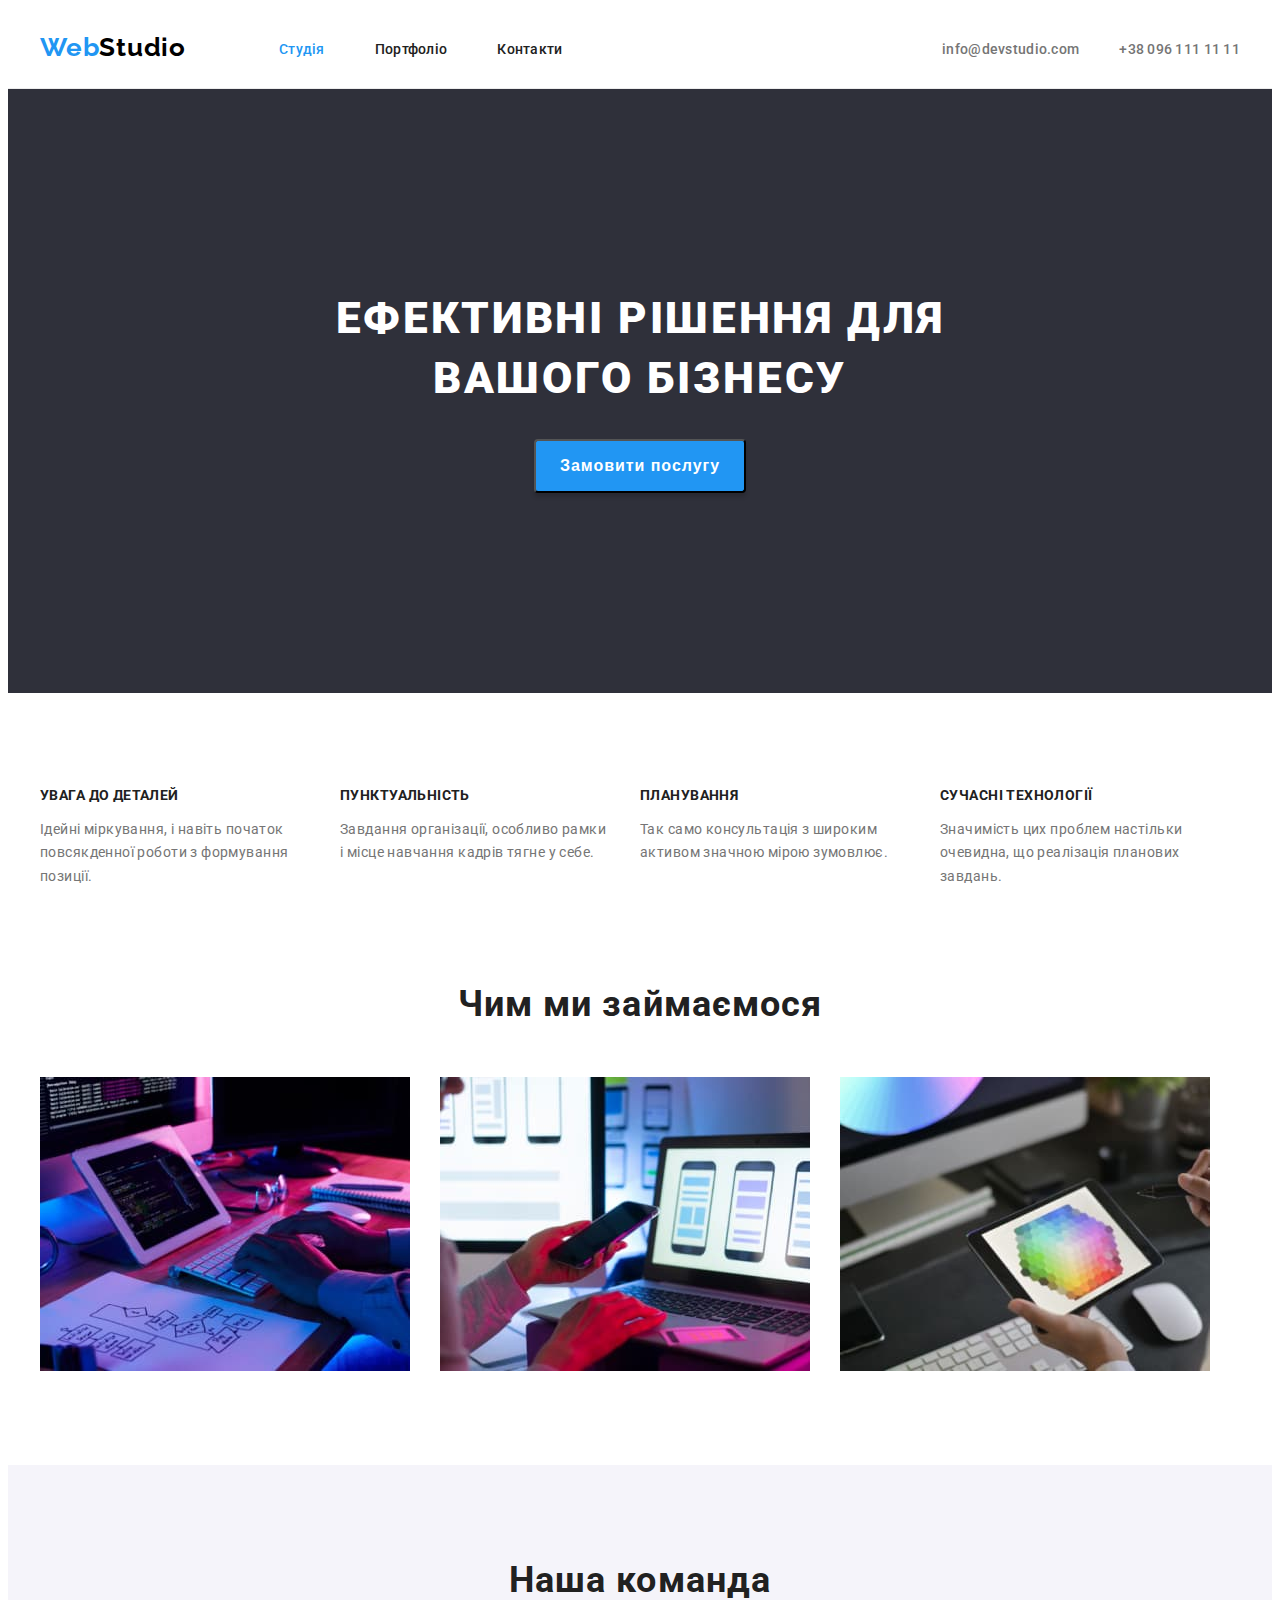
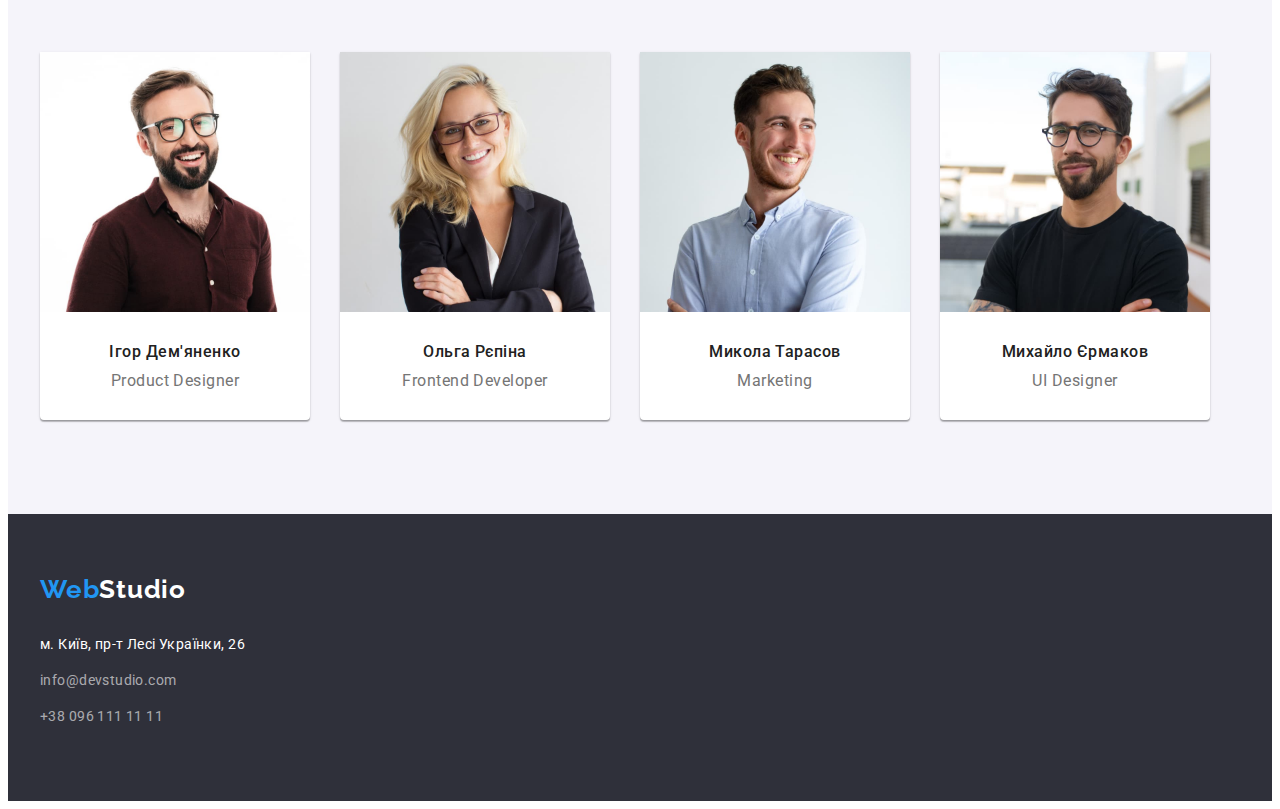
<file: index.html>
<!DOCTYPE html>
<html lang="uk-UA">
  <head>
    <meta charset="UTF-8" />
    <meta name="viewport" content="width=device-width, initial-scale=1.0" />
    <title>Студія</title>
    <link
      href="https://fonts.googleapis.com/css2?family=Raleway:wght@700&family=Roboto:wght@400;500;700;900&display=swap"
      rel="stylesheet"
    />
    <link
      rel="stylesheet"
      href="https://cdnjs.cloudflare.com/ajax/libs/modern-normalize/2.0.0/modern-normalize.min.css"
      integrity="sha512-4xo8blKMVCiXpTaLzQSLSw3KFOVPWhm/TRtuPVc4WG6kUgjH6J03IBuG7JZPkcWMxJ5huwaBpOpnwYElP/m6wg=="
      crossorigin="anonymous"
      referrerpolicy="no-referrer"
    />
    <link rel="stylesheet" href="./css/styles.css" />
  </head>
  <body>
    <!-- Шапка -->
    <header class="header">
      <div class="container">
        <a href="./index.html" class="logo"
          >Web<span class="logo-studio-black">Studio</span></a
        >

        <nav class="nav">
          <ul class="list">
            <li class="item">
              <a href="./index.html" class="link current">Студія</a>
            </li>
            <li class="item">
              <a href="./portfolio.html" class="link">Портфоліо</a>
            </li>
            <li class="item"><a href="" class="link">Контакти</a></li>
          </ul>
        </nav>

        <ul class="info list">
          <li class="item">
            <a href="mailto:info@devstudio.com" class="link"
              >info@devstudio.com</a
            >
          </li>
          <li class="item">
            <a href="tel:380961111111" class="link">+38 096 111 11 11</a>
          </li>
        </ul>
      </div>
    </header>

    <main>
      <!-- Герой -->

      <section class="section hero">
        <div class="container">
          <h1 class="title">Ефективні рішення для вашого бізнесу</h1>
          <button type="button" class="hero-button">Замовити послугу</button>
        </div>
      </section>

      <!-- Особливості -->

      <section class="section features">
        <div class="container">
          <h2 class="visually-hidden">Особливості</h2>

          <ul class="list">
            <li class="item">
              <h3 class="title">УВАГА ДО ДЕТАЛЕЙ</h3>
              <p class="text">
                Ідейні міркування, і навіть початок повсякденної роботи з
                формування позиції.
              </p>
            </li>
            <li class="item">
              <h3 class="title">ПУНКТУАЛЬНІСТЬ</h3>
              <p class="text">
                Завдання організації, особливо рамки і місце навчання кадрів
                тягне у себе.
              </p>
            </li>
            <li class="item">
              <h3 class="title">ПЛАНУВАННЯ</h3>
              <p class="text">
                Так само консультація з широким активом значною мірою зумовлює.
              </p>
            </li>
            <li class="item">
              <h3 class="title">СУЧАСНІ ТЕХНОЛОГІЇ</h3>
              <p class="text">
                Значимість цих проблем настільки очевидна, що реалізація
                планових завдань.
              </p>
            </li>
          </ul>
        </div>
      </section>

      <!-- Чим ми займаємося -->

      <section class="section examples">
        <div class="container">
          <h2 class="title">Чим ми займаємося</h2>

          <ul class="list">
            <li class="item">
              <img
                src="./images/tools/pc.jpg"
                alt="Люитина за комп'ютером"
                width="370"
                height="294"
              />
            </li>
            <li class="item">
              <img
                src="./images/tools/phone.jpg"
                alt="Люитина з телефоном"
                width="370"
                height="294"
              />
            </li>
            <li class="item">
              <img
                src="./images/tools/tablet.jpg"
                alt="Люитина з планшетом"
                width="370"
                height="294"
              />
            </li>
          </ul>
        </div>
      </section>

      <!-- Наша команда -->

      <section class="section team">
        <div class="container">
          <h2 class="title">Наша команда</h2>

          <ul class="list">
            <li class="item">
              <img
                src="./images/team/igor.jpg"
                alt="Фото Ігор Дем'яненко"
                width="270"
                height="260"
              />
              <div class="card">
                <h3 class="card-title">Ігор Дем'яненко</h3>
                <p class="card-text">Product Designer</p>
              </div>
            </li>
            <li class="item">
              <img
                src="./images/team/olya.jpg"
                alt="Фото Ольга Рєпіна"
                width="270"
                height="260"
              />
              <div class="card">
                <h3 class="card-title">Ольга Рєпіна</h3>
                <p class="card-text">Frontend Developer</p>
              </div>
            </li>
            <li class="item">
              <img
                src="./images/team/kolya.jpg"
                alt="Фото Микола Тарасов"
                width="270"
                height="260"
              />
              <div class="card">
                <h3 class="card-title">Микола Тарасов</h3>
                <p class="card-text">Marketing</p>
              </div>
            </li>
            <li class="item">
              <img
                src="./images/team/misha.jpg"
                alt="Фото Михайло Єрмаков"
                width="270"
                height="260"
              />
              <div class="card">
                <h3 class="card-title">Михайло Єрмаков</h3>
                <p class="card-text">UI Designer</p>
              </div>
            </li>
          </ul>
        </div>
      </section>
    </main>

    <!-- Підвал -->

    <footer class="footer">
      <div class="container">
        <a href="./index.html" class="logo"
          >Web<span class="logo-studio-white">Studio</span></a
        >
        <address class="address">
          <p class="text">м. Київ, пр-т Лесі Українки, 26</p>
          <a href="mailto:info@devstudio.com" class="link"
            >info@devstudio.com</a
          >
          <a href="tel:380961111111" class="link">+38 096 111 11 11</a>
        </address>
      </div>
    </footer>
  </body>
</html>
</file>
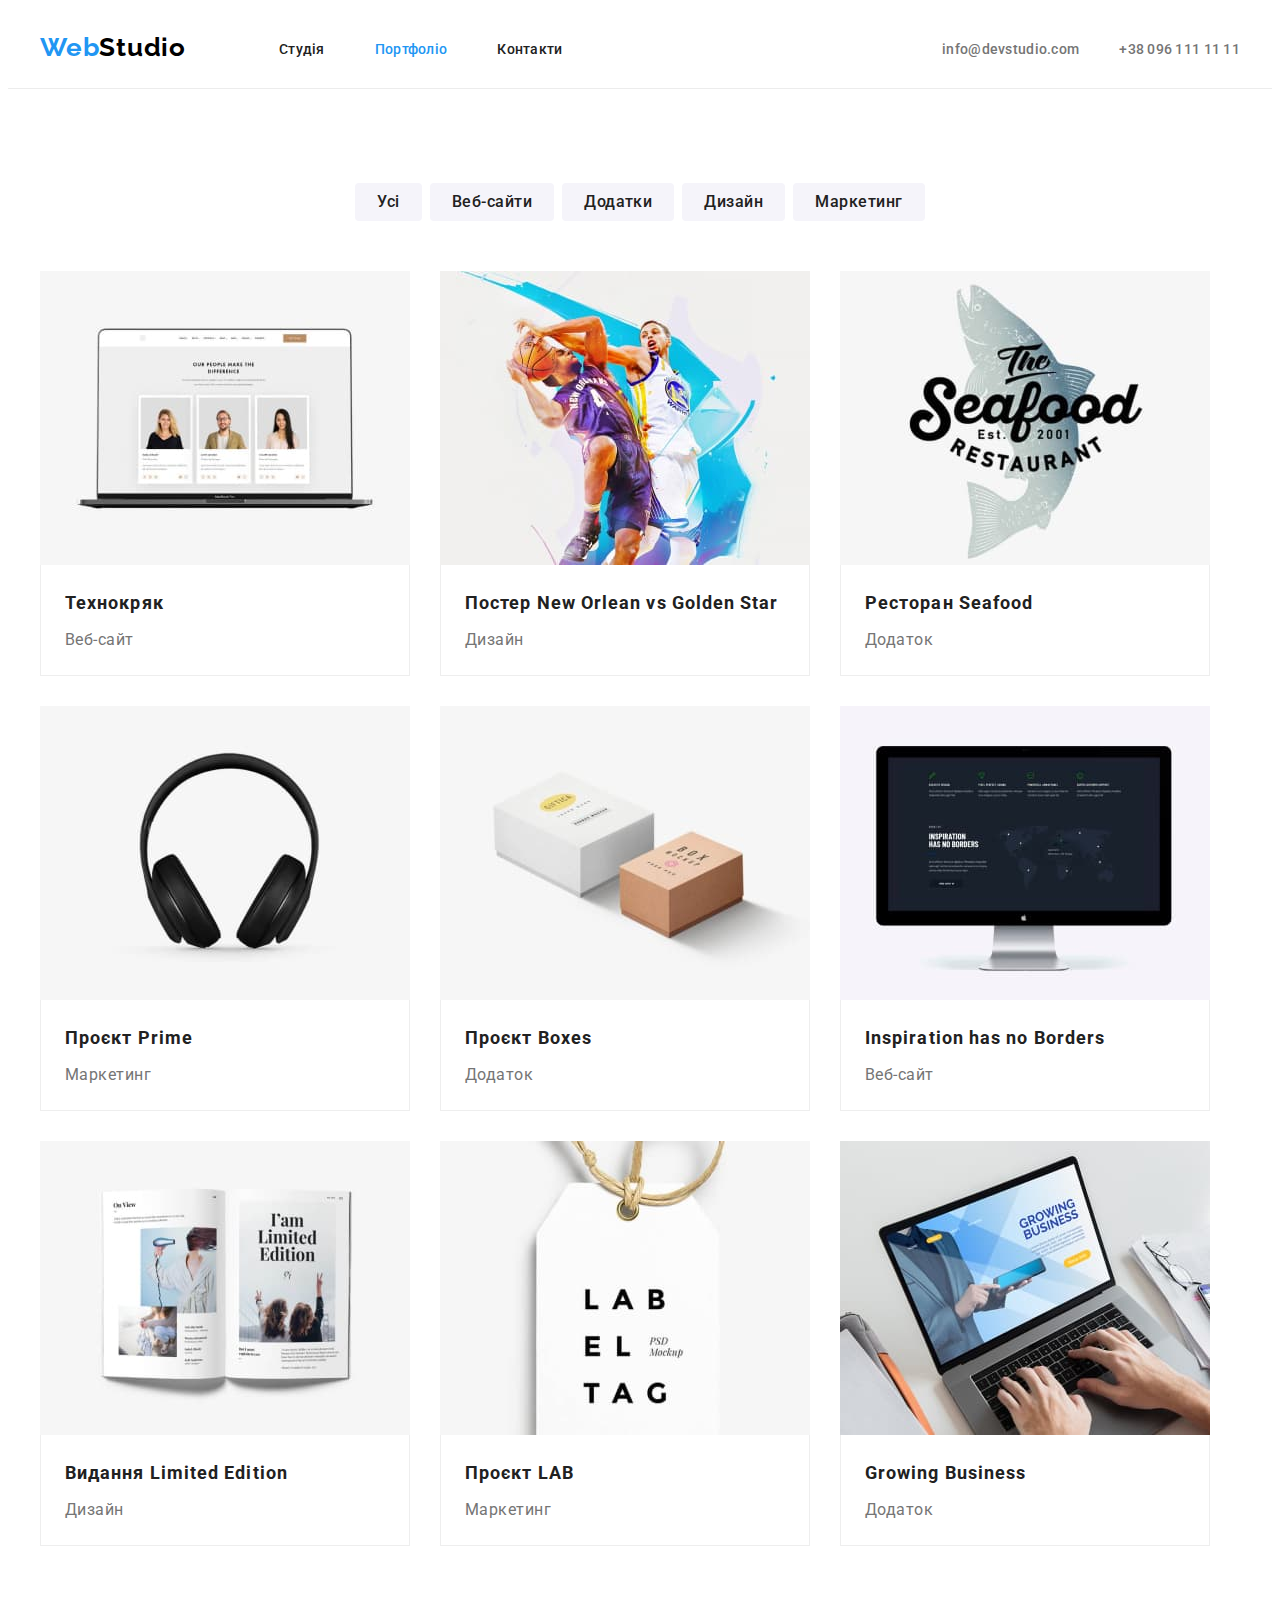
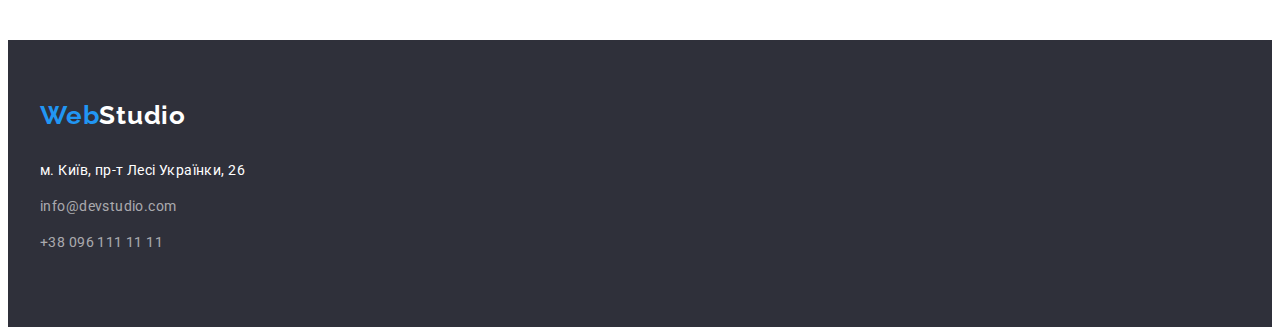
<file: portfolio.html>
<!DOCTYPE html>
<html lang="uk-UA">
  <head>
    <meta charset="UTF-8" />
    <meta name="viewport" content="width=device-width, initial-scale=1.0" />
    <title>Портфоліо</title>
    <link
      href="https://fonts.googleapis.com/css2?family=Raleway:wght@700&family=Roboto:wght@400;500;700;900&display=swap"
      rel="stylesheet"
    />
    <link
      rel="stylesheet"
      href="https://cdnjs.cloudflare.com/ajax/libs/modern-normalize/2.0.0/modern-normalize.min.css"
      integrity="sha512-4xo8blKMVCiXpTaLzQSLSw3KFOVPWhm/TRtuPVc4WG6kUgjH6J03IBuG7JZPkcWMxJ5huwaBpOpnwYElP/m6wg=="
      crossorigin="anonymous"
      referrerpolicy="no-referrer"
    />
    <link rel="stylesheet" href="./css/styles.css" />
  </head>

  <body>
    <!-- Шапка -->

    <header class="header">
      <div class="container">
        <a href="./index.html" class="logo"
          >Web<span class="logo-studio-black">Studio</span></a
        >

        <nav class="nav">
          <ul class="list">
            <li class="item">
              <a href="./index.html" class="link">Студія</a>
            </li>
            <li class="item">
              <a href="./portfolio.html" class="link current">Портфоліо</a>
            </li>
            <li class="item"><a href="" class="link">Контакти</a></li>
          </ul>
        </nav>

        <ul class="info list">
          <li class="item">
            <a href="mailto:info@devstudio.com" class="link"
              >info@devstudio.com</a
            >
          </li>
          <li class="item">
            <a href="tel:380961111111" class="link">+38 096 111 11 11</a>
          </li>
        </ul>
      </div>
    </header>

    <main>
      <section class="section portfolio">
        <div class="container">
          <h1 class="visually-hidden">Портфоліо</h1>

          <!-- Фільтр -->

          <h2 class="visually-hidden">Фільтр робіт</h2>

          <ul class="filter list">
            <li class="item">
              <button type="button" class="list-button">Усі</button>
            </li>
            <li class="item">
              <button type="button" class="list-button">Веб-сайти</button>
            </li>
            <li class="item">
              <button type="button" class="list-button">Додатки</button>
            </li>
            <li class="item">
              <button type="button" class="list-button">Дизайн</button>
            </li>
            <li class="item">
              <button type="button" class="list-button">Маркетинг</button>
            </li>
          </ul>

          <!-- Список робіт -->

          <h2 class="visually-hidden">Список робіт</h2>

          <ul class="works list">
            <li class="item">
              <a href="" class="link">
                <img
                  src="./images/portfolio/techno.jpg"
                  alt="Сторінка веб-сайту"
                  width="370"
                  height="294"
                />
                <div class="card">
                  <h3 class="card-title">Технокряк</h3>
                  <p class="card-text">Веб-сайт</p>
                </div>
              </a>
            </li>
            <li class="item">
              <a href="" class="link">
                <img
                  src="./images/portfolio/new-orlean.jpg"
                  alt="Гра в баскебол"
                  width="370"
                  height="294"
                />
                <div class="card">
                  <h3 class="card-title">Постер New Orlean vs Golden Star</h3>
                  <p class="card-text">Дизайн</p>
                </div>
              </a>
            </li>
            <li class="item">
              <a href="" class="link">
                <img
                  src="./images/portfolio/seafood.jpg"
                  alt="Логотип ресторану"
                  width="370"
                  height="294"
                />
                <div class="card">
                  <h3 class="card-title">Ресторан Seafood</h3>
                  <p class="card-text">Додаток</p>
                </div>
              </a>
            </li>
            <li class="item">
              <a href="" class="link">
                <img
                  src="./images/portfolio/prime.jpg"
                  alt="Навушники"
                  width="370"
                  height="294"
                />
                <div class="card">
                  <h3 class="card-title">Проєкт Prime</h3>
                  <p class="card-text">Маркетинг</p>
                </div>
              </a>
            </li>
            <li class="item">
              <a href="" class="link">
                <img
                  src="./images/portfolio/boxes.jpg"
                  alt="Картонні коробки"
                  width="370"
                  height="294"
                />
                <div class="card">
                  <h3 class="card-title">Проєкт Boxes</h3>
                  <p class="card-text">Додаток</p>
                </div>
              </a>
            </li>
            <li class="item">
              <a href="" class="link">
                <img
                  src="./images/portfolio/no-borders.jpg"
                  alt="Комп'ютер"
                  width="370"
                  height="294"
                />
                <div class="card">
                  <h3 class="card-title">Inspiration has no Borders</h3>
                  <p class="card-text">Веб-сайт</p>
                </div>
              </a>
            </li>
            <li class="item">
              <a href="" class="link">
                <img
                  src="./images/portfolio/limited-edition.jpg"
                  alt="Відкрита книга"
                  width="370"
                  height="294"
                />
                <div class="card">
                  <h3 class="card-title">Видання Limited Edition</h3>
                  <p class="card-text">Дизайн</p>
                </div>
              </a>
            </li>
            <li class="item">
              <a href="" class="link">
                <img
                  src="./images/portfolio/lab.jpg"
                  alt="Бірка з логотипом"
                  width="370"
                  height="294"
                />
                <div class="card">
                  <h3 class="card-title">Проєкт LAB</h3>
                  <p class="card-text">Маркетинг</p>
                </div>
              </a>
            </li>
            <li class="item">
              <a href="" class="link">
                <img
                  src="./images/portfolio/growing-bisiness.jpg"
                  alt="Робота за ноутбуком"
                  width="370"
                  height="294"
                />
                <div class="card">
                  <h3 class="card-title">Growing Business</h3>
                  <p class="card-text">Додаток</p>
                </div>
              </a>
            </li>
          </ul>
        </div>
      </section>
    </main>

    <!-- Підвал -->

    <footer class="footer">
      <div class="container">
        <a href="./index.html" class="logo"
          >Web<span class="logo-studio-white">Studio</span></a
        >
        <address class="address">
          <p class="text">м. Київ, пр-т Лесі Українки, 26</p>
          <a href="mailto:info@devstudio.com" class="link"
            >info@devstudio.com</a
          >
          <a href="tel:380961111111" class="link">+38 096 111 11 11</a>
        </address>
      </div>
    </footer>
  </body>
</html>
</file>
<file: css/styles.css>
:root {
  --primary-bg-color: #ffffff;
  --secondary-bg-color: #f5f4fa;
  --header-underline-color: #ececec;
  --logo-black-color: #000000;
  --accent-color: #2196f3;
  --primary-text-color: #757575;
  --secondary-text-color: #212121;
  --hero-bg-color: #2f303a;
  --address-text-color: rgba(255, 255, 255, 0.6);
}

body {
  font-family: 'Roboto', sans-serif;
  font-size: 16px;

  background-color: var(--primary-bg-color);
  color: var(--primary-text-color);
}

.list {
  margin: 0;
  padding: 0;

  list-style: none;
}

.container {
  width: 1200px;
  margin: 0 auto;
  padding-right: 15px;
  padding-left: 15px;
}

.visually-hidden {
  position: fixed;
  transform: scale(0);
}

/* Шапка */

header {
  border-bottom: 1px solid var(--header-underline-color);
}

.header .container {
  display: flex;
  align-items: center;
}

.logo {
  margin-right: 93px;
  padding-top: 24px;
  padding-bottom: 25px;

  font-family: 'Raleway', sans-serif;
  font-size: 26px;
  font-weight: 700;
  line-height: 1.2;
  letter-spacing: 0.78px;
  text-decoration: none;

  color: var(--accent-color);
}

.logo-studio-black {
  color: var(--logo-black-color);
}

.nav .list {
  display: flex;
}

.nav .item + .item {
  margin-left: 50px;
}

.nav .link {
  padding-top: 32px;
  padding-bottom: 32px;

  font-size: 14px;
  font-weight: 500;
  line-height: 1.2;
  letter-spacing: 0.28px;
  text-decoration: none;

  color: var(--secondary-text-color);
}

.info {
  display: flex;
  margin-left: auto;
}

.info .item + .item {
  margin-left: 40px;
}

.info .link {
  padding-top: 32px;
  padding-bottom: 32px;

  font-size: 14px;
  font-weight: 500;
  line-height: 1.2;
  letter-spacing: 0.28px;
  text-decoration: none;

  color: var(--primary-text-color);
}

.nav .link.current {
  color: var(--accent-color);
}

.nav .link:hover,
.nav .link:focus {
  color: var(--accent-color);
}

.info .link:hover,
.info .link:focus {
  color: var(--accent-color);
}

.section {
  padding-top: 94px;
  padding-bottom: 94px;
}

/* Герой */

.hero {
  padding-top: 200px;
  padding-bottom: 200px;

  text-align: center;

  background-color: var(--hero-bg-color);
}

.hero .title {
  width: 696px;
  margin-top: 0;
  margin-right: auto;
  margin-bottom: 30px;
  margin-left: auto;

  font-size: 44px;
  font-weight: 900;
  line-height: 1.36;
  letter-spacing: 2.64px;
  text-align: center;
  text-transform: uppercase;

  color: var(--primary-bg-color);
}

.hero-button {
  padding: 10px 24px;
  border-radius: 4px;
  box-shadow: 0px 4px 4px 0px rgba(0, 0, 0, 0.15);

  font-size: 16px;
  font-weight: 700;
  line-height: 1.87;
  letter-spacing: 0.96px;
  text-align: center;

  color: var(--primary-bg-color);
  background-color: var(--accent-color);
}

.hero-button:hover {
  cursor: pointer;
  color: var(--hero-bg-color);
}

/* Особливості */

.features .list {
  display: flex;
}

.features .item {
  width: 270px;
}

.features .item + .item {
  margin-left: 30px;
}

.features .title {
  margin-top: 0;
  margin-bottom: 10;

  font-size: 14px;
  font-weight: 700;
  line-height: 1.2;
  letter-spacing: 0.42px;
  text-transform: uppercase;

  color: var(--secondary-text-color);
}

.features .text {
  margin: 0;

  font-size: 14px;
  font-weight: 400;
  line-height: 1.71;
  letter-spacing: 0.42px;

  color: var(--primary-text-color);
}

/* Чим ми займаємося */

img {
  display: block;
}

.examples {
  padding-top: 0;
}

.examples .title,
.team .title {
  margin-top: 0;
  margin-bottom: 50px;

  font-size: 36px;
  font-weight: 700;
  line-height: 1.2;
  letter-spacing: 1.08px;
  text-align: center;

  color: var(--secondary-text-color);
}

.examples .list {
  display: flex;
}

.examples .item + .item {
  margin-left: 30px;
}

/* Наша команда */

.team {
  background-color: var(--secondary-bg-color);
}

.team .list {
  display: flex;
}

.team .item {
  background-color: var(--primary-bg-color);
  border-radius: 0px 0px 4px 4px;
  box-shadow: 0px 2px 1px 0px rgba(0, 0, 0, 0.2),
    0px 1px 1px 0px rgba(0, 0, 0, 0.14), 0px 1px 3px 0px rgba(0, 0, 0, 0.12);
}

.team .item + .item {
  margin-left: 30px;
}

.team .card {
  padding-top: 30px;
  padding-bottom: 30px;
}

.team .card-title {
  margin-top: 0;
  margin-bottom: 10px;

  font-size: 16px;
  font-weight: 500;
  line-height: 1.2;
  letter-spacing: 0.48px;
  text-align: center;

  color: var(--secondary-text-color);
}

.team .card-text {
  margin: 0;

  font-size: 16px;
  font-weight: 400;
  line-height: 1.2;
  letter-spacing: 0.48px;
  text-align: center;

  color: var(--primary-text-color);
}

/* Портфоліо */

.portfolio .filter {
  display: flex;
  margin-bottom: 50px;
  justify-content: center;
}

.filter .item + .item {
  margin-left: 8px;
}

.portfolio .list-button {
  padding: 6px 22px;

  font-size: 16px;
  font-weight: 500;
  line-height: 1.62;
  letter-spacing: 0.48px;
  font-family: inherit;
  text-align: center;
  cursor: pointer;

  color: var(--secondary-text-color);
  background-color: var(--secondary-bg-color);
  border: none;
  border-radius: 4px;
}

.portfolio .list-button:hover,
.portfolio .list-button:focus {
  color: var(--primary-bg-color);
  background-color: var(--accent-color);
}

.portfolio .works {
  display: flex;
  flex-wrap: wrap;
}

.works .item {
  width: 370px;
  margin-right: 30px;
  margin-bottom: 30px;
}

.works .item:nth-child(3n) {
  margin-right: 0;
}

.works .item:nth-last-child(-n + 3) {
  margin-bottom: 0;
}

.portfolio .link {
  text-decoration: none;
}

.works .card {
  padding: 20px 24px;
  border: 1px solid #eee;
  border-top: none;
}

.portfolio .card-title {
  margin-top: 0;
  margin-bottom: 4px;

  font-size: 18px;
  font-weight: 700;
  line-height: 2;
  letter-spacing: 1.08px;

  color: var(--secondary-text-color);
}

.portfolio .card-text {
  margin: 0;

  font-weight: 400;
  line-height: 1.87;
  letter-spacing: 0.48px;

  color: var(--primary-text-color);
}

/* Підвал */

.footer {
  background-color: var(--hero-bg-color);
  padding-top: 60px;
  padding-bottom: 60px;
}

.footer .container {
  display: flex;
  flex-direction: column;
}

.footer .logo {
  margin: 0;
  margin-bottom: 28px;
  padding: 0;
  width: 145px;
}

.logo-studio-white {
  color: var(--primary-bg-color);
}

.address {
  display: flex;
  flex-direction: column;
  width: 207px;

  font-style: normal;
  font-size: 14px;
  font-weight: 400;
  line-height: 1.71;
  letter-spacing: 0.42px;

  color: var(--primary-bg-color);
}

.address .text {
  margin-top: 0;
  margin-bottom: 12px;
}

.address .link {
  margin-bottom: 12px;

  font-size: 14px;
  font-weight: 400;
  line-height: 1.71;
  letter-spacing: 0.42px;
  text-decoration: none;

  color: var(--address-text-color);
}

.address .link:hover,
.address .link:focus {
  color: var(--accent-color);
}
</file>
